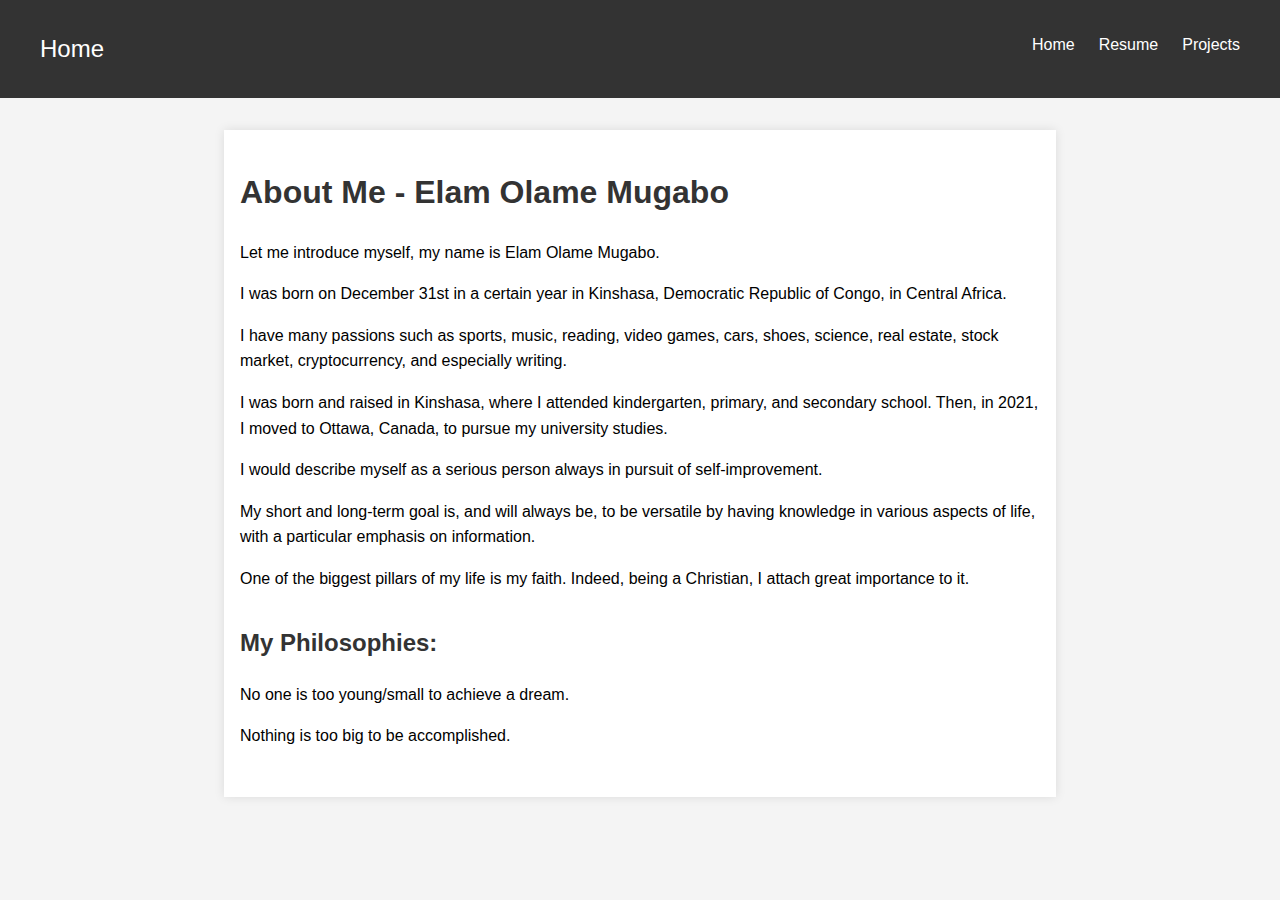
<file: Portfolio/index.html>
<!DOCTYPE html>
<html lang="en">
<head>
    <meta charset="UTF-8">
    <meta name="viewport" content="width=device-width, initial-scale=1.0">
    <title>Home - Elam Olame Mugabo</title>
    <link rel="stylesheet" href="styles.css">
</head>
<body>
    <header>
        <nav class="navbar">
            <div class="logo"><a href="index.html">Home</a></div>
            <ul class="nav-links">
                <li><a href="index.html">Home</a></li>
                <li><a href="resume.html">Resume</a></li>
                <li><a href="projects.html">Projects</a></li>
            </ul>
        </nav>
    </header>

    <main>
        <section class="about-me">
            <h1>About Me - Elam Olame Mugabo</h1>
            <p>Let me introduce myself, my name is Elam Olame Mugabo.</p>
            <p>I was born on December 31st in a certain year in Kinshasa, Democratic Republic of Congo, in Central Africa.</p>
            <p>I have many passions such as sports, music, reading, video games, cars, shoes, science, real estate, stock market, cryptocurrency, and especially writing.</p>
            <p>I was born and raised in Kinshasa, where I attended kindergarten, primary, and secondary school. Then, in 2021, I moved to Ottawa, Canada, to pursue my university studies.</p>
            <p>I would describe myself as a serious person always in pursuit of self-improvement.</p>
            <p>My short and long-term goal is, and will always be, to be versatile by having knowledge in various aspects of life, with a particular emphasis on information.</p>
            <p>One of the biggest pillars of my life is my faith. Indeed, being a Christian, I attach great importance to it.</p>
        </section>

        <section class="philosophies">
            <h2>My Philosophies:</h2>
            <p>No one is too young/small to achieve a dream.</p>
            <p>Nothing is too big to be accomplished.</p>
        </section>
    </main>
</body>
</html>
</file>
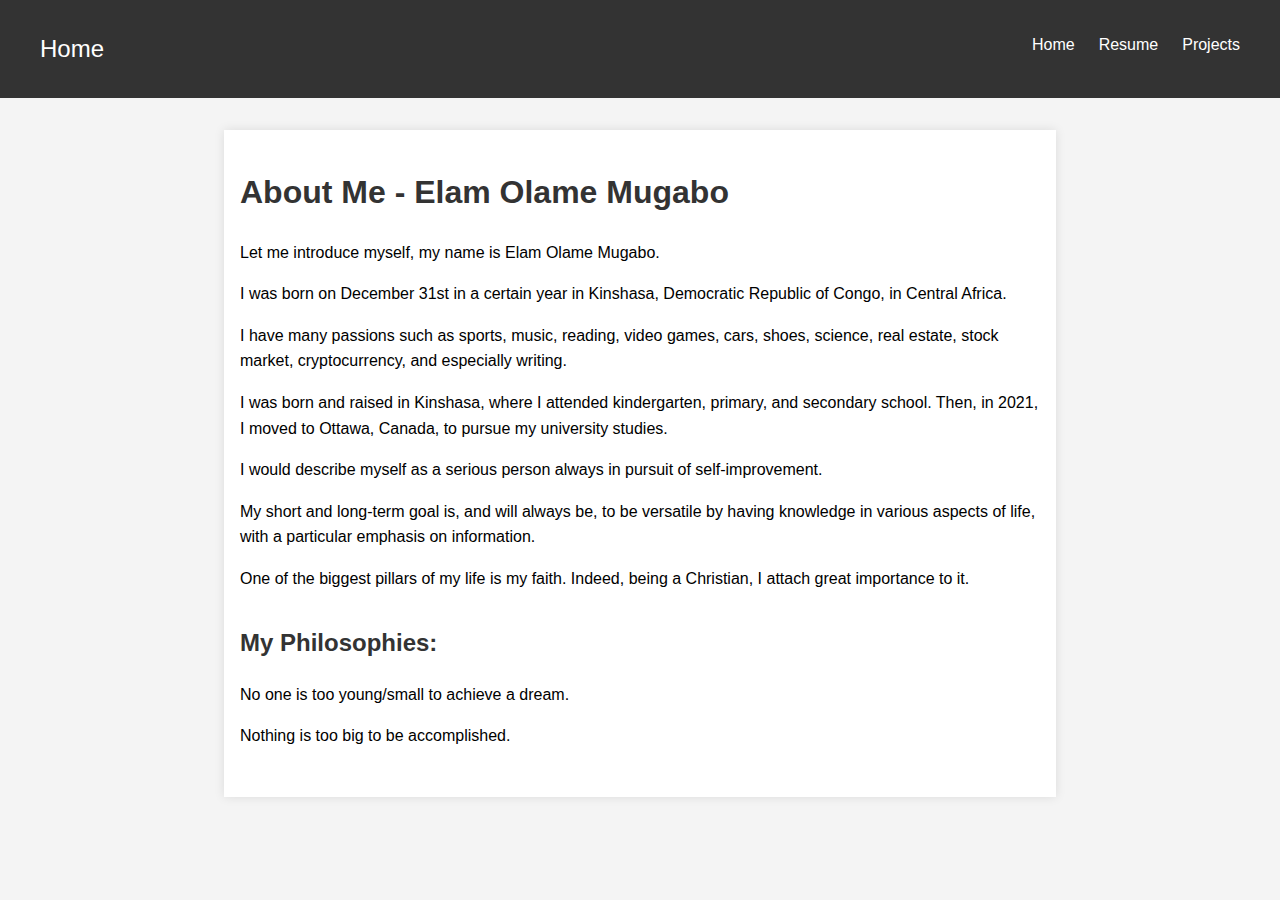
<file: Public/index.html>
<!DOCTYPE html>
<html lang="en">
<head>
    <meta charset="UTF-8">
    <meta name="viewport" content="width=device-width, initial-scale=1.0">
    <title>Home - Elam Olame Mugabo</title>
    <link rel="stylesheet" href="..\styles.css">
</head>
<body>
    <header>
        <nav class="navbar">
            <div class="logo"><a href="index.html">Home</a></div>
            <ul class="nav-links">
                <li><a href="index.html">Home</a></li>
                <li><a href="..\resume.html">Resume</a></li>
                <li><a href="..\projects.html">Projects</a></li>
            </ul>
        </nav>
    </header>

    <main>
        <section class="about-me">
            <h1>About Me - Elam Olame Mugabo</h1>
            <p>Let me introduce myself, my name is Elam Olame Mugabo.</p>
            <p>I was born on December 31st in a certain year in Kinshasa, Democratic Republic of Congo, in Central Africa.</p>
            <p>I have many passions such as sports, music, reading, video games, cars, shoes, science, real estate, stock market, cryptocurrency, and especially writing.</p>
            <p>I was born and raised in Kinshasa, where I attended kindergarten, primary, and secondary school. Then, in 2021, I moved to Ottawa, Canada, to pursue my university studies.</p>
            <p>I would describe myself as a serious person always in pursuit of self-improvement.</p>
            <p>My short and long-term goal is, and will always be, to be versatile by having knowledge in various aspects of life, with a particular emphasis on information.</p>
            <p>One of the biggest pillars of my life is my faith. Indeed, being a Christian, I attach great importance to it.</p>
        </section>

        <section class="philosophies">
            <h2>My Philosophies:</h2>
            <p>No one is too young/small to achieve a dream.</p>
            <p>Nothing is too big to be accomplished.</p>
        </section>
    </main>
</body>
</html>
</file>
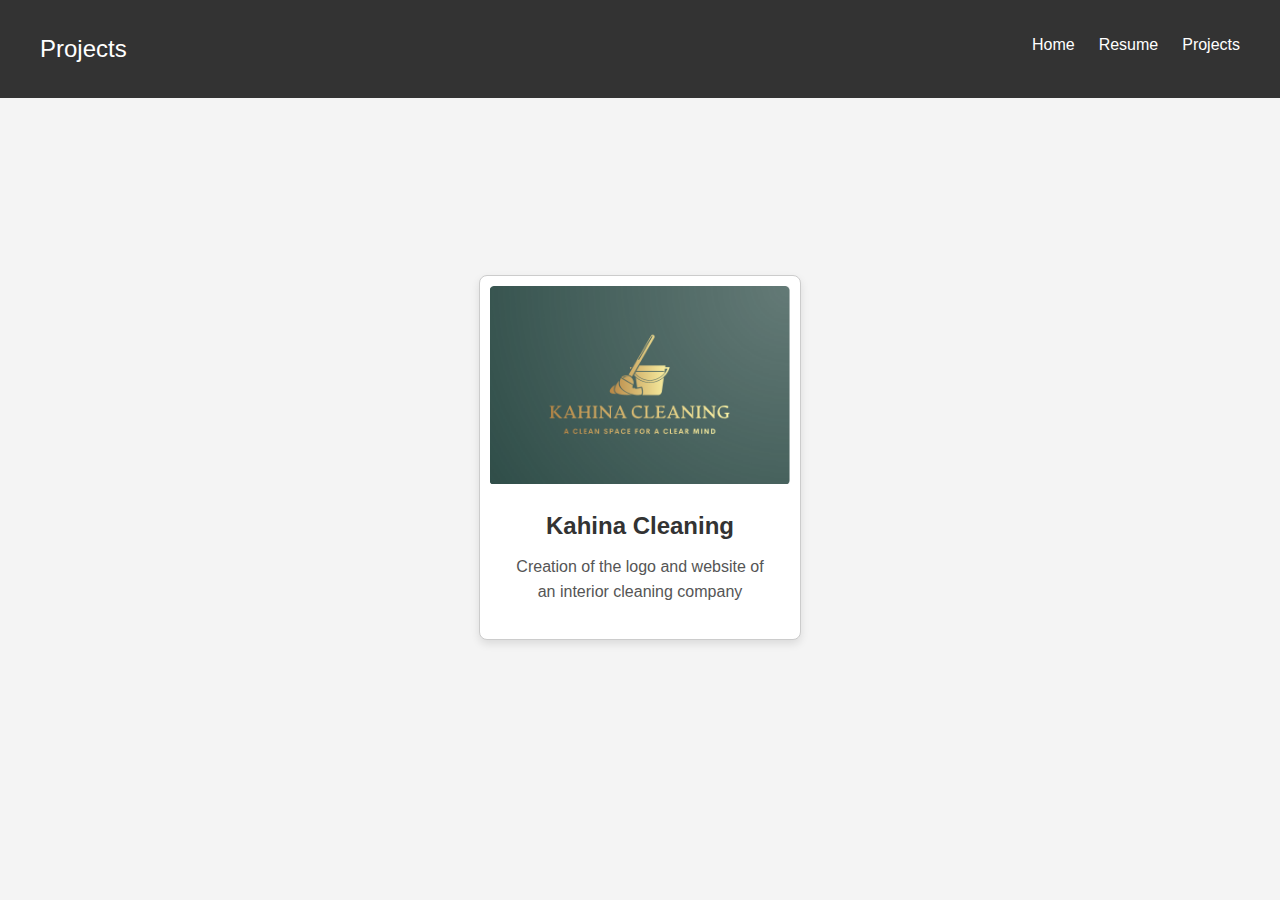
<file: projects.html>
<!DOCTYPE html>
<html lang="en">
<head>
    <title>My Projects</title>
    <link rel="stylesheet" href="styles.css">
</head>
<body>
    <header>
        <nav class="navbar">
            <div class="logo"><a href="projects.html">Projects</a></div>
            <ul class="nav-links">
                <li><a href="public\index.html">Home</a></li>
                <li><a href="resume.html">Resume</a></li>
                <li><a href="projects.html">Projects</a></li>
            </ul>
        </nav>
    </header>


    <div class="container">
        <div class="card item">
            <img src="KAHINA logo officiel.png" alt="Card image" class="card-image">
            <div class="card-content">
                <h2 class="card-title">Kahina Cleaning</h2>
                <p class="card-text">Creation of the logo and website of an interior cleaning company</p>        
            </div>
        </div>

    </div>
    


<body>
</file>
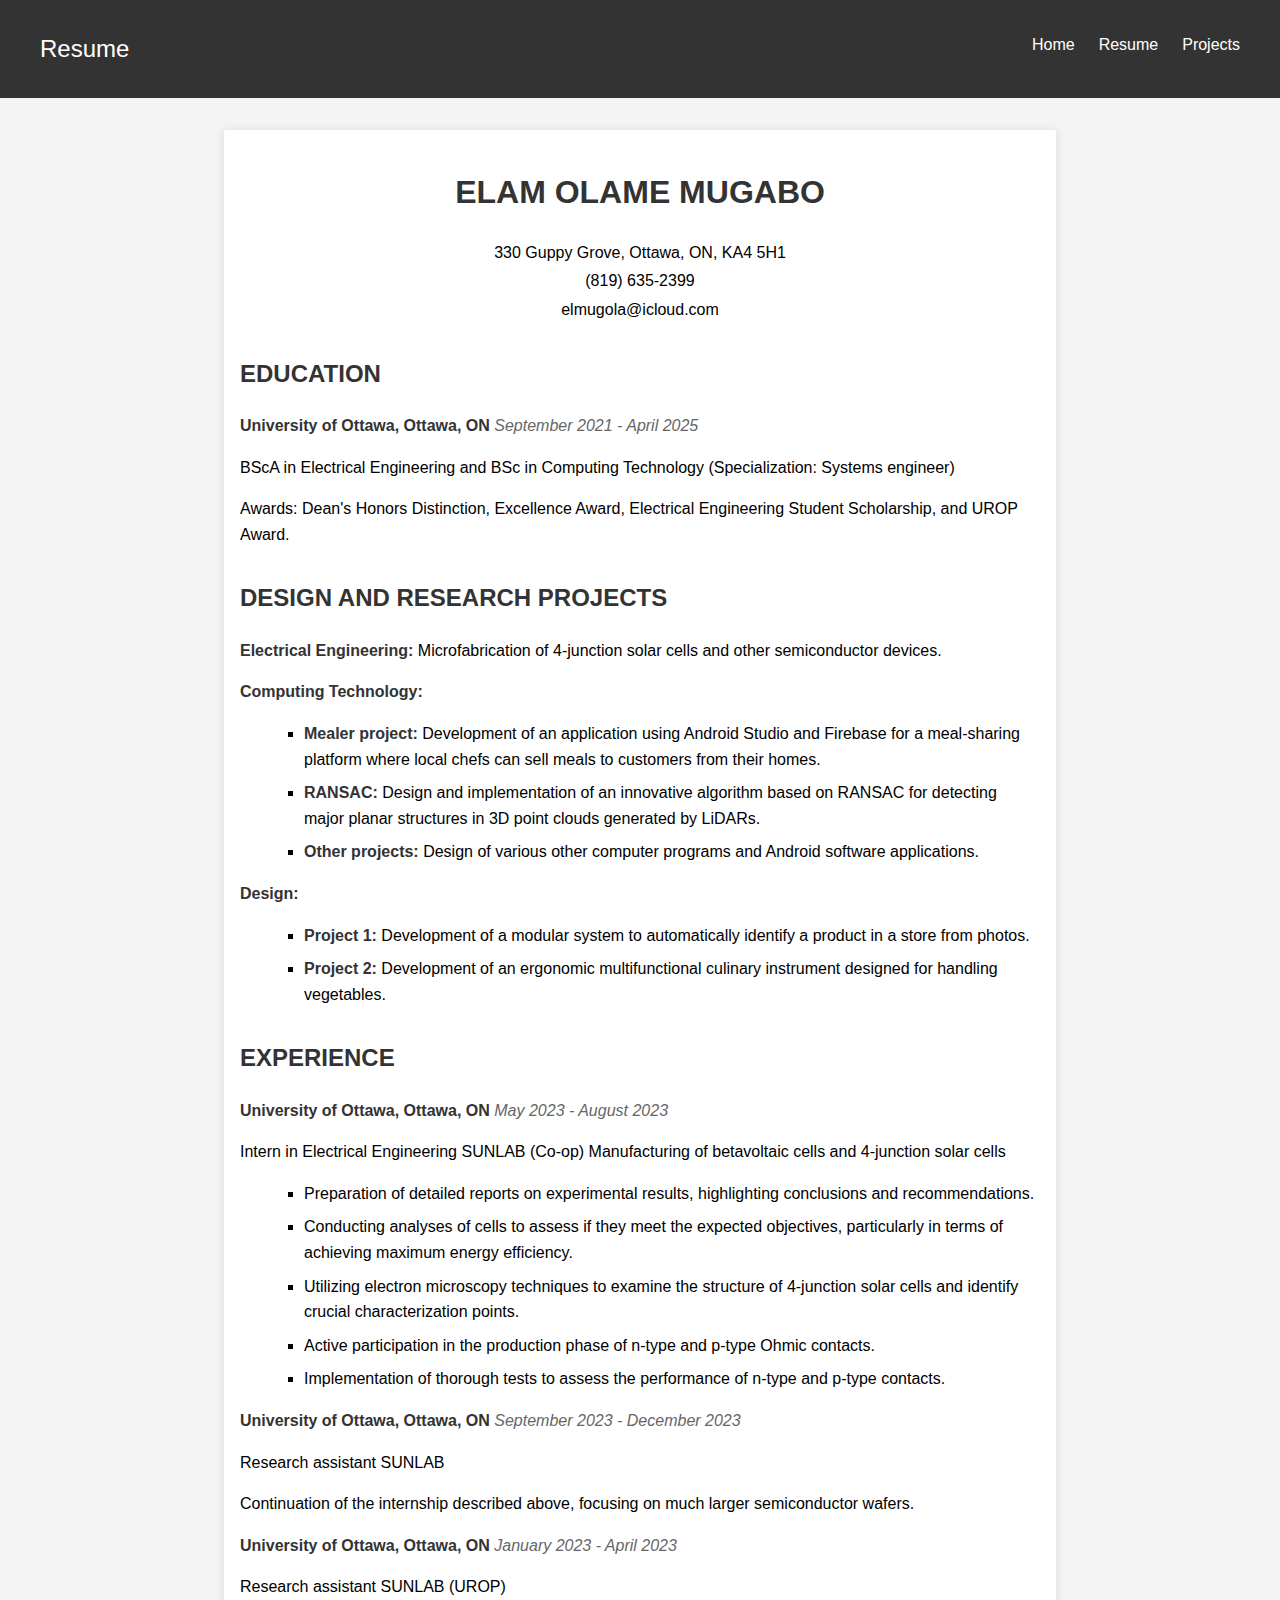
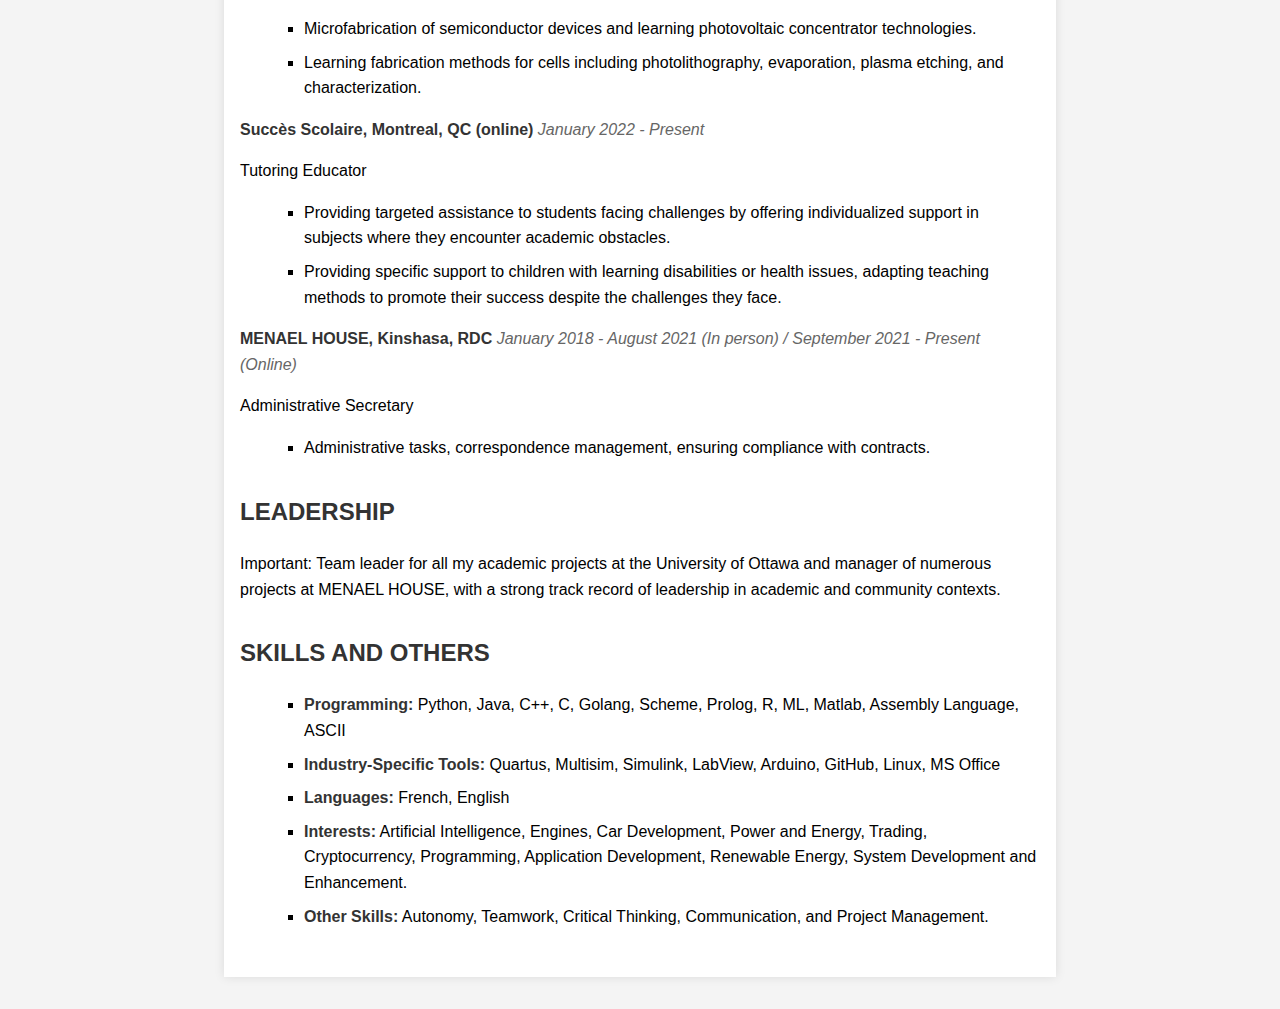
<file: resume.html>
<!DOCTYPE html>
<html lang="en">
<head>
    <meta charset="UTF-8">
    <meta name="viewport" content="width=device-width, initial-scale=1.0">
    <title>My Resume</title>
    <link rel="stylesheet" href="styles.css">
</head>
<body>
    <header>
        <nav class="navbar">
            <div class="logo"><a href="index.html">Resume</a></div>
            <ul class="nav-links">
                <li><a href="public\index.html">Home</a></li>
                <li><a href="resume.html">Resume</a></li>
                <li><a href="projects.html">Projects</a></li>
            </ul>
        </nav>
    </header>
    <main>
        <section class="contact-info">
            <h1>ELAM OLAME MUGABO</h1>
            <p>330 Guppy Grove, Ottawa, ON, KA4 5H1</p>
            <p>(819) 635-2399</p>
            <p>elmugola@icloud.com</p>
        </section>
        
        <section class="education">
            <h2>EDUCATION</h2>
            <p><strong>University of Ottawa, Ottawa, ON</strong> <em>September 2021 - April 2025</em></p>
            <p>BScA in Electrical Engineering and BSc in Computing Technology (Specialization: Systems engineer)</p>
            <p>Awards: Dean's Honors Distinction, Excellence Award, Electrical Engineering Student Scholarship, and UROP Award.</p>
        </section>

        <section class="projects">
            <h2>DESIGN AND RESEARCH PROJECTS</h2>
            <p><strong>Electrical Engineering:</strong> Microfabrication of 4-junction solar cells and other semiconductor devices.</p>
            <p><strong>Computing Technology:</strong></p>
            <ul>
                <li><strong>Mealer project:</strong> Development of an application using Android Studio and Firebase for a meal-sharing platform where local chefs can sell meals to customers from their homes.</li>
                <li><strong>RANSAC:</strong> Design and implementation of an innovative algorithm based on RANSAC for detecting major planar structures in 3D point clouds generated by LiDARs.</li>
                <li><strong>Other projects:</strong> Design of various other computer programs and Android software applications.</li>
            </ul>
            <p><strong>Design:</strong></p>
            <ul>
                <li><strong>Project 1:</strong> Development of a modular system to automatically identify a product in a store from photos.</li>
                <li><strong>Project 2:</strong> Development of an ergonomic multifunctional culinary instrument designed for handling vegetables.</li>
            </ul>
        </section>

        <section class="experience">
            <h2>EXPERIENCE</h2>
            <p><strong>University of Ottawa, Ottawa, ON</strong> <em>May 2023 - August 2023</em></p>
            <p>Intern in Electrical Engineering SUNLAB (Co-op) Manufacturing of betavoltaic cells and 4-junction solar cells</p>
            <ul>
                <li>Preparation of detailed reports on experimental results, highlighting conclusions and recommendations.</li>
                <li>Conducting analyses of cells to assess if they meet the expected objectives, particularly in terms of achieving maximum energy efficiency.</li>
                <li>Utilizing electron microscopy techniques to examine the structure of 4-junction solar cells and identify crucial characterization points.</li>
                <li>Active participation in the production phase of n-type and p-type Ohmic contacts.</li>
                <li>Implementation of thorough tests to assess the performance of n-type and p-type contacts.</li>
            </ul>

            <p><strong>University of Ottawa, Ottawa, ON</strong> <em>September 2023 - December 2023</em></p>
            <p>Research assistant SUNLAB</p>
            <p>Continuation of the internship described above, focusing on much larger semiconductor wafers.</p>

            <p><strong>University of Ottawa, Ottawa, ON</strong> <em>January 2023 - April 2023</em></p>
            <p>Research assistant SUNLAB (UROP)</p>
            <ul>
                <li>Microfabrication of semiconductor devices and learning photovoltaic concentrator technologies.</li>
                <li>Learning fabrication methods for cells including photolithography, evaporation, plasma etching, and characterization.</li>
            </ul>

            <p><strong>Succès Scolaire, Montreal, QC (online)</strong> <em>January 2022 - Present</em></p>
            <p>Tutoring Educator</p>
            <ul>
                <li>Providing targeted assistance to students facing challenges by offering individualized support in subjects where they encounter academic obstacles.</li>
                <li>Providing specific support to children with learning disabilities or health issues, adapting teaching methods to promote their success despite the challenges they face.</li>
            </ul>

            <p><strong>MENAEL HOUSE, Kinshasa, RDC</strong> <em>January 2018 - August 2021 (In person) / September 2021 - Present (Online)</em></p>
            <p>Administrative Secretary</p>
            <ul>
                <li>Administrative tasks, correspondence management, ensuring compliance with contracts.</li>
            </ul>
        </section>

        <section class="leadership">
            <h2>LEADERSHIP</h2>
            <p>Important: Team leader for all my academic projects at the University of Ottawa and manager of numerous projects at MENAEL HOUSE, with a strong track record of leadership in academic and community contexts.</p>
        </section>

        <section class="skills">
            <h2>SKILLS AND OTHERS</h2>
            <ul>
                <li><strong>Programming:</strong> Python, Java, C++, C, Golang, Scheme, Prolog, R, ML, Matlab, Assembly Language, ASCII</li>
                <li><strong>Industry-Specific Tools:</strong> Quartus, Multisim, Simulink, LabView, Arduino, GitHub, Linux, MS Office</li>
                <li><strong>Languages:</strong> French, English</li>
                <li><strong>Interests:</strong> Artificial Intelligence, Engines, Car Development, Power and Energy, Trading, Cryptocurrency, Programming, Application Development, Renewable Energy, System Development and Enhancement.</li>
                <li><strong>Other Skills:</strong> Autonomy, Teamwork, Critical Thinking, Communication, and Project Management.</li>
            </ul>
        </section>
    </main>
</body>
</html>
</file>
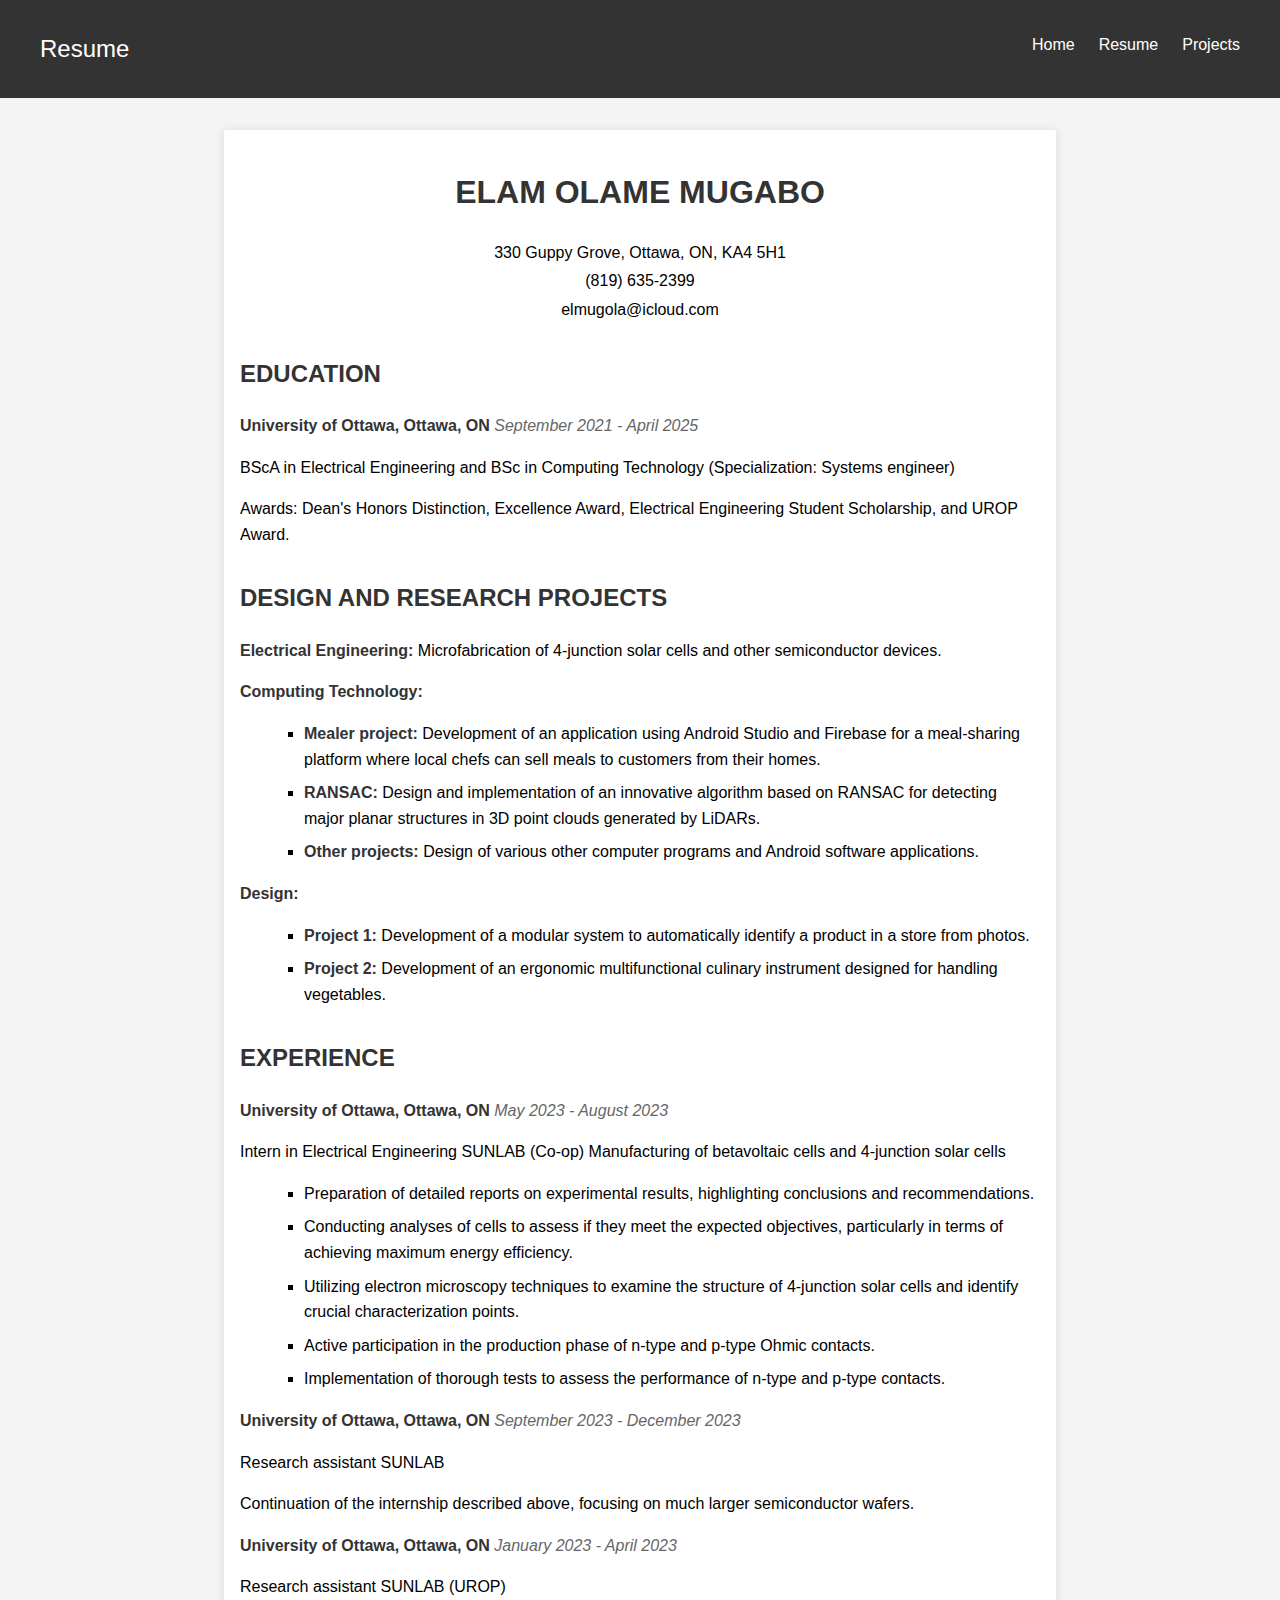
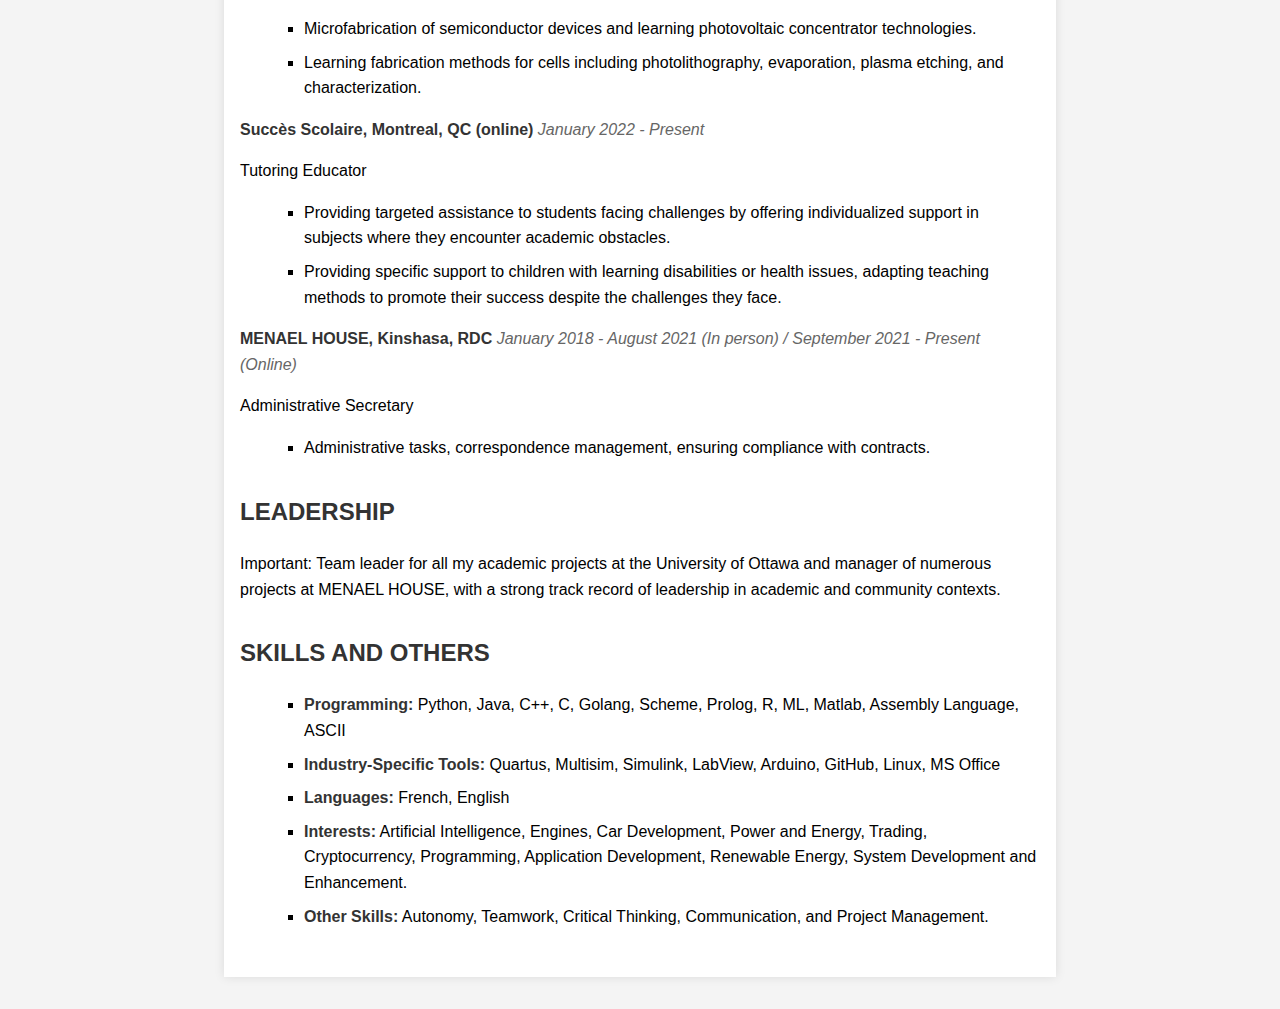
<file: Portfolio/resume.html>
<!DOCTYPE html>
<html lang="en">
<head>
    <meta charset="UTF-8">
    <meta name="viewport" content="width=device-width, initial-scale=1.0">
    <title>My Resume</title>
    <link rel="stylesheet" href="styles.css">
</head>
<body>
    <header>
        <nav class="navbar">
            <div class="logo"><a href="index.html">Resume</a></div>
            <ul class="nav-links">
                <li><a href="index.html">Home</a></li>
                <li><a href="resume.html">Resume</a></li>
                <li><a href="projects.html">Projects</a></li>
            </ul>
        </nav>
    </header>
    <main>
        <section class="contact-info">
            <h1>ELAM OLAME MUGABO</h1>
            <p>330 Guppy Grove, Ottawa, ON, KA4 5H1</p>
            <p>(819) 635-2399</p>
            <p>elmugola@icloud.com</p>
        </section>
        
        <section class="education">
            <h2>EDUCATION</h2>
            <p><strong>University of Ottawa, Ottawa, ON</strong> <em>September 2021 - April 2025</em></p>
            <p>BScA in Electrical Engineering and BSc in Computing Technology (Specialization: Systems engineer)</p>
            <p>Awards: Dean's Honors Distinction, Excellence Award, Electrical Engineering Student Scholarship, and UROP Award.</p>
        </section>

        <section class="projects">
            <h2>DESIGN AND RESEARCH PROJECTS</h2>
            <p><strong>Electrical Engineering:</strong> Microfabrication of 4-junction solar cells and other semiconductor devices.</p>
            <p><strong>Computing Technology:</strong></p>
            <ul>
                <li><strong>Mealer project:</strong> Development of an application using Android Studio and Firebase for a meal-sharing platform where local chefs can sell meals to customers from their homes.</li>
                <li><strong>RANSAC:</strong> Design and implementation of an innovative algorithm based on RANSAC for detecting major planar structures in 3D point clouds generated by LiDARs.</li>
                <li><strong>Other projects:</strong> Design of various other computer programs and Android software applications.</li>
            </ul>
            <p><strong>Design:</strong></p>
            <ul>
                <li><strong>Project 1:</strong> Development of a modular system to automatically identify a product in a store from photos.</li>
                <li><strong>Project 2:</strong> Development of an ergonomic multifunctional culinary instrument designed for handling vegetables.</li>
            </ul>
        </section>

        <section class="experience">
            <h2>EXPERIENCE</h2>
            <p><strong>University of Ottawa, Ottawa, ON</strong> <em>May 2023 - August 2023</em></p>
            <p>Intern in Electrical Engineering SUNLAB (Co-op) Manufacturing of betavoltaic cells and 4-junction solar cells</p>
            <ul>
                <li>Preparation of detailed reports on experimental results, highlighting conclusions and recommendations.</li>
                <li>Conducting analyses of cells to assess if they meet the expected objectives, particularly in terms of achieving maximum energy efficiency.</li>
                <li>Utilizing electron microscopy techniques to examine the structure of 4-junction solar cells and identify crucial characterization points.</li>
                <li>Active participation in the production phase of n-type and p-type Ohmic contacts.</li>
                <li>Implementation of thorough tests to assess the performance of n-type and p-type contacts.</li>
            </ul>

            <p><strong>University of Ottawa, Ottawa, ON</strong> <em>September 2023 - December 2023</em></p>
            <p>Research assistant SUNLAB</p>
            <p>Continuation of the internship described above, focusing on much larger semiconductor wafers.</p>

            <p><strong>University of Ottawa, Ottawa, ON</strong> <em>January 2023 - April 2023</em></p>
            <p>Research assistant SUNLAB (UROP)</p>
            <ul>
                <li>Microfabrication of semiconductor devices and learning photovoltaic concentrator technologies.</li>
                <li>Learning fabrication methods for cells including photolithography, evaporation, plasma etching, and characterization.</li>
            </ul>

            <p><strong>Succès Scolaire, Montreal, QC (online)</strong> <em>January 2022 - Present</em></p>
            <p>Tutoring Educator</p>
            <ul>
                <li>Providing targeted assistance to students facing challenges by offering individualized support in subjects where they encounter academic obstacles.</li>
                <li>Providing specific support to children with learning disabilities or health issues, adapting teaching methods to promote their success despite the challenges they face.</li>
            </ul>

            <p><strong>MENAEL HOUSE, Kinshasa, RDC</strong> <em>January 2018 - August 2021 (In person) / September 2021 - Present (Online)</em></p>
            <p>Administrative Secretary</p>
            <ul>
                <li>Administrative tasks, correspondence management, ensuring compliance with contracts.</li>
            </ul>
        </section>

        <section class="leadership">
            <h2>LEADERSHIP</h2>
            <p>Important: Team leader for all my academic projects at the University of Ottawa and manager of numerous projects at MENAEL HOUSE, with a strong track record of leadership in academic and community contexts.</p>
        </section>

        <section class="skills">
            <h2>SKILLS AND OTHERS</h2>
            <ul>
                <li><strong>Programming:</strong> Python, Java, C++, C, Golang, Scheme, Prolog, R, ML, Matlab, Assembly Language, ASCII</li>
                <li><strong>Industry-Specific Tools:</strong> Quartus, Multisim, Simulink, LabView, Arduino, GitHub, Linux, MS Office</li>
                <li><strong>Languages:</strong> French, English</li>
                <li><strong>Interests:</strong> Artificial Intelligence, Engines, Car Development, Power and Energy, Trading, Cryptocurrency, Programming, Application Development, Renewable Energy, System Development and Enhancement.</li>
                <li><strong>Other Skills:</strong> Autonomy, Teamwork, Critical Thinking, Communication, and Project Management.</li>
            </ul>
        </section>
    </main>
</body>
</html>
</file>
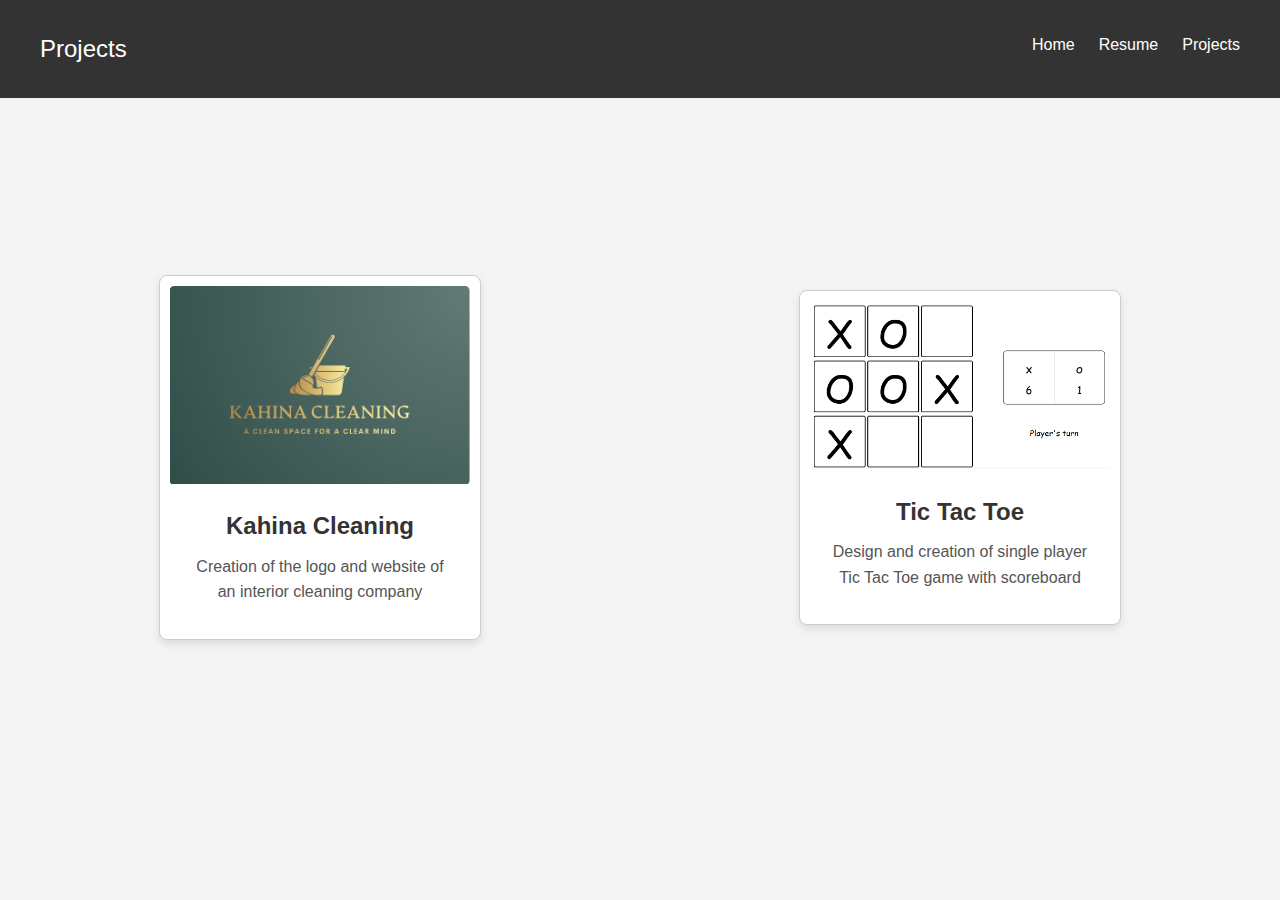
<file: Public/projects.html>
<!DOCTYPE html>
<html lang="en">
<head>
    <title>My Projects</title>
    <link rel="stylesheet" href="styles.css">
</head>
<body>
    <header>
        <nav class="navbar">
            <div class="logo"><a href="projects.html">Projects</a></div>
            <ul class="nav-links">
                <li><a href="index.html">Home</a></li>
                <li><a href="resume.html">Resume</a></li>
                <li><a href="projects.html">Projects</a></li>
            </ul>
        </nav>
    </header>


    <div class="container">
        <div class="card item">
            <img src="KAHINA logo officiel.png" alt="Card image" class="card-image">
            <div class="card-content">
                <h2 class="card-title">Kahina Cleaning</h2>
                <p class="card-text">Creation of the logo and website of an interior cleaning company</p>        
            </div>
        </div>

        <div class="card item">
            <img src="Game_with_score.png" alt="Card image" class="card-image">
            <div class="card-content">
                <h2 class="card-title">Tic Tac Toe</h2>
                <p class="card-text">Design and creation of single player Tic Tac Toe game with scoreboard</p>        
            </div>
        </div>

    </div>
    


<body>
</file>
<file: Portfolio/styles.css>
/* styles.css */

body {
    font-family: Arial, sans-serif;
    line-height: 1.6;
    margin: 0;
    padding: 0;
    background-color: #f4f4f4;
}

header {
    background: #333;
    color: #fff;
    padding: 1rem 0;
}

.navbar {
    display: flex;
    justify-content: space-between;
    align-items: center;
    max-width: 1200px;
    margin: 0 auto;
    padding: 0 2rem;
}

.navbar .logo a {
    color: #fff;
    text-decoration: none;
    font-size: 1.5rem;
}

.navbar .nav-links {
    list-style: none;
    display: flex;
}

.navbar .nav-links li {
    margin-left: 1.5rem;
}

.navbar .nav-links a {
    color: #fff;
    text-decoration: none;
}

main {
    max-width: 800px;
    margin: 2rem auto;
    padding: 1rem;
    background: #fff;
    box-shadow: 0 0 10px rgba(0, 0, 0, 0.1);
}

section {
    margin-bottom: 2rem;
}

h1, h2 {
    color: #333;
}

.contact-info {
    text-align: center;
    margin-bottom: 2rem;
}

.contact-info p {
    margin: 0.2rem 0;
}

.education, .projects, .experience, .leadership, .skills {
    margin-bottom: 2rem;
}

ul {
    list-style-type: square;
    margin-left: 1.5rem;
}

ul li {
    margin-bottom: 0.5rem;
}

strong {
    color: #333;
}

em {
    color: #666;
}


/*card*/
.card {
    background-color: white;
    border-radius: 8px;
    box-shadow: 0 4px 8px rgba(0, 0, 0, 0.1);
    overflow: hidden;
    max-width: 300px;
    text-align: center;
}

.card-image {
    width: 100%;
    height: auto;
}

.card-content {
    padding: 16px;
}

.card-title {
    font-size: 1.5em;
    margin: 0;
}

.card-text {
    font-size: 1em;
    color: #555;
    margin: 8px 0;
}

.container {
    display: flex;
    justify-content: center;
    align-items: center;
    height: 80vh;
    width: 100%;
}

.item {
    flex: 1; 
    padding: 10px;
    border: 1px solid #ccc;
    margin: auto;
    top: 50%;
}
</file>
<file: styles.css>
/* styles.css */

body {
    font-family: Arial, sans-serif;
    line-height: 1.6;
    margin: 0;
    padding: 0;
    background-color: #f4f4f4;
}

header {
    background: #333;
    color: #fff;
    padding: 1rem 0;
}

.navbar {
    display: flex;
    justify-content: space-between;
    align-items: center;
    max-width: 1200px;
    margin: 0 auto;
    padding: 0 2rem;
}

.navbar .logo a {
    color: #fff;
    text-decoration: none;
    font-size: 1.5rem;
}

.navbar .nav-links {
    list-style: none;
    display: flex;
}

.navbar .nav-links li {
    margin-left: 1.5rem;
}

.navbar .nav-links a {
    color: #fff;
    text-decoration: none;
}

main {
    max-width: 800px;
    margin: 2rem auto;
    padding: 1rem;
    background: #fff;
    box-shadow: 0 0 10px rgba(0, 0, 0, 0.1);
}

section {
    margin-bottom: 2rem;
}

h1, h2 {
    color: #333;
}

.contact-info {
    text-align: center;
    margin-bottom: 2rem;
}

.contact-info p {
    margin: 0.2rem 0;
}

.education, .projects, .experience, .leadership, .skills {
    margin-bottom: 2rem;
}

ul {
    list-style-type: square;
    margin-left: 1.5rem;
}

ul li {
    margin-bottom: 0.5rem;
}

strong {
    color: #333;
}

em {
    color: #666;
}


/*card*/
.card {
    background-color: white;
    border-radius: 8px;
    box-shadow: 0 4px 8px rgba(0, 0, 0, 0.1);
    overflow: hidden;
    max-width: 300px;
    text-align: center;
}

.card-image {
    width: 100%;
    height: auto;
}

.card-content {
    padding: 16px;
}

.card-title {
    font-size: 1.5em;
    margin: 0;
}

.card-text {
    font-size: 1em;
    color: #555;
    margin: 8px 0;
}

.container {
    display: flex;
    justify-content: center;
    align-items: center;
    height: 80vh;
    width: 100%;
}

.item {
    flex: 1; 
    padding: 10px;
    border: 1px solid #ccc;
    margin: auto;
    top: 50%;
}
</file>
<file: Public/styles.css>
/* styles.css */

body {
    font-family: Arial, sans-serif;
    line-height: 1.6;
    margin: 0;
    padding: 0;
    background-color: #f4f4f4;
}

header {
    background: #333;
    color: #fff;
    padding: 1rem 0;
}

.navbar {
    display: flex;
    justify-content: space-between;
    align-items: center;
    max-width: 1200px;
    margin: 0 auto;
    padding: 0 2rem;
}

.navbar .logo a {
    color: #fff;
    text-decoration: none;
    font-size: 1.5rem;
}

.navbar .nav-links {
    list-style: none;
    display: flex;
}

.navbar .nav-links li {
    margin-left: 1.5rem;
}

.navbar .nav-links a {
    color: #fff;
    text-decoration: none;
}

main {
    max-width: 800px;
    margin: 2rem auto;
    padding: 1rem;
    background: #fff;
    box-shadow: 0 0 10px rgba(0, 0, 0, 0.1);
}

section {
    margin-bottom: 2rem;
}

h1, h2 {
    color: #333;
}

.contact-info {
    text-align: center;
    margin-bottom: 2rem;
}

.contact-info p {
    margin: 0.2rem 0;
}

.education, .projects, .experience, .leadership, .skills {
    margin-bottom: 2rem;
}

ul {
    list-style-type: square;
    margin-left: 1.5rem;
}

ul li {
    margin-bottom: 0.5rem;
}

strong {
    color: #333;
}

em {
    color: #666;
}


/*card*/
.card {
    background-color: white;
    border-radius: 8px;
    box-shadow: 0 4px 8px rgba(0, 0, 0, 0.1);
    overflow: hidden;
    max-width: 300px;
    text-align: center;
}

.card-image {
    width: 100%;
    height: auto;
}

.card-content {
    padding: 16px;
}

.card-title {
    font-size: 1.5em;
    margin: 0;
}

.card-text {
    font-size: 1em;
    color: #555;
    margin: 8px 0;
}

.container {
    display: flex;
    justify-content: center;
    align-items: center;
    height: 80vh;
    width: 100%;
}

.item {
    flex: 1; 
    padding: 10px;
    border: 1px solid #ccc;
    margin: auto;
    top: 50%;
}
</file>
